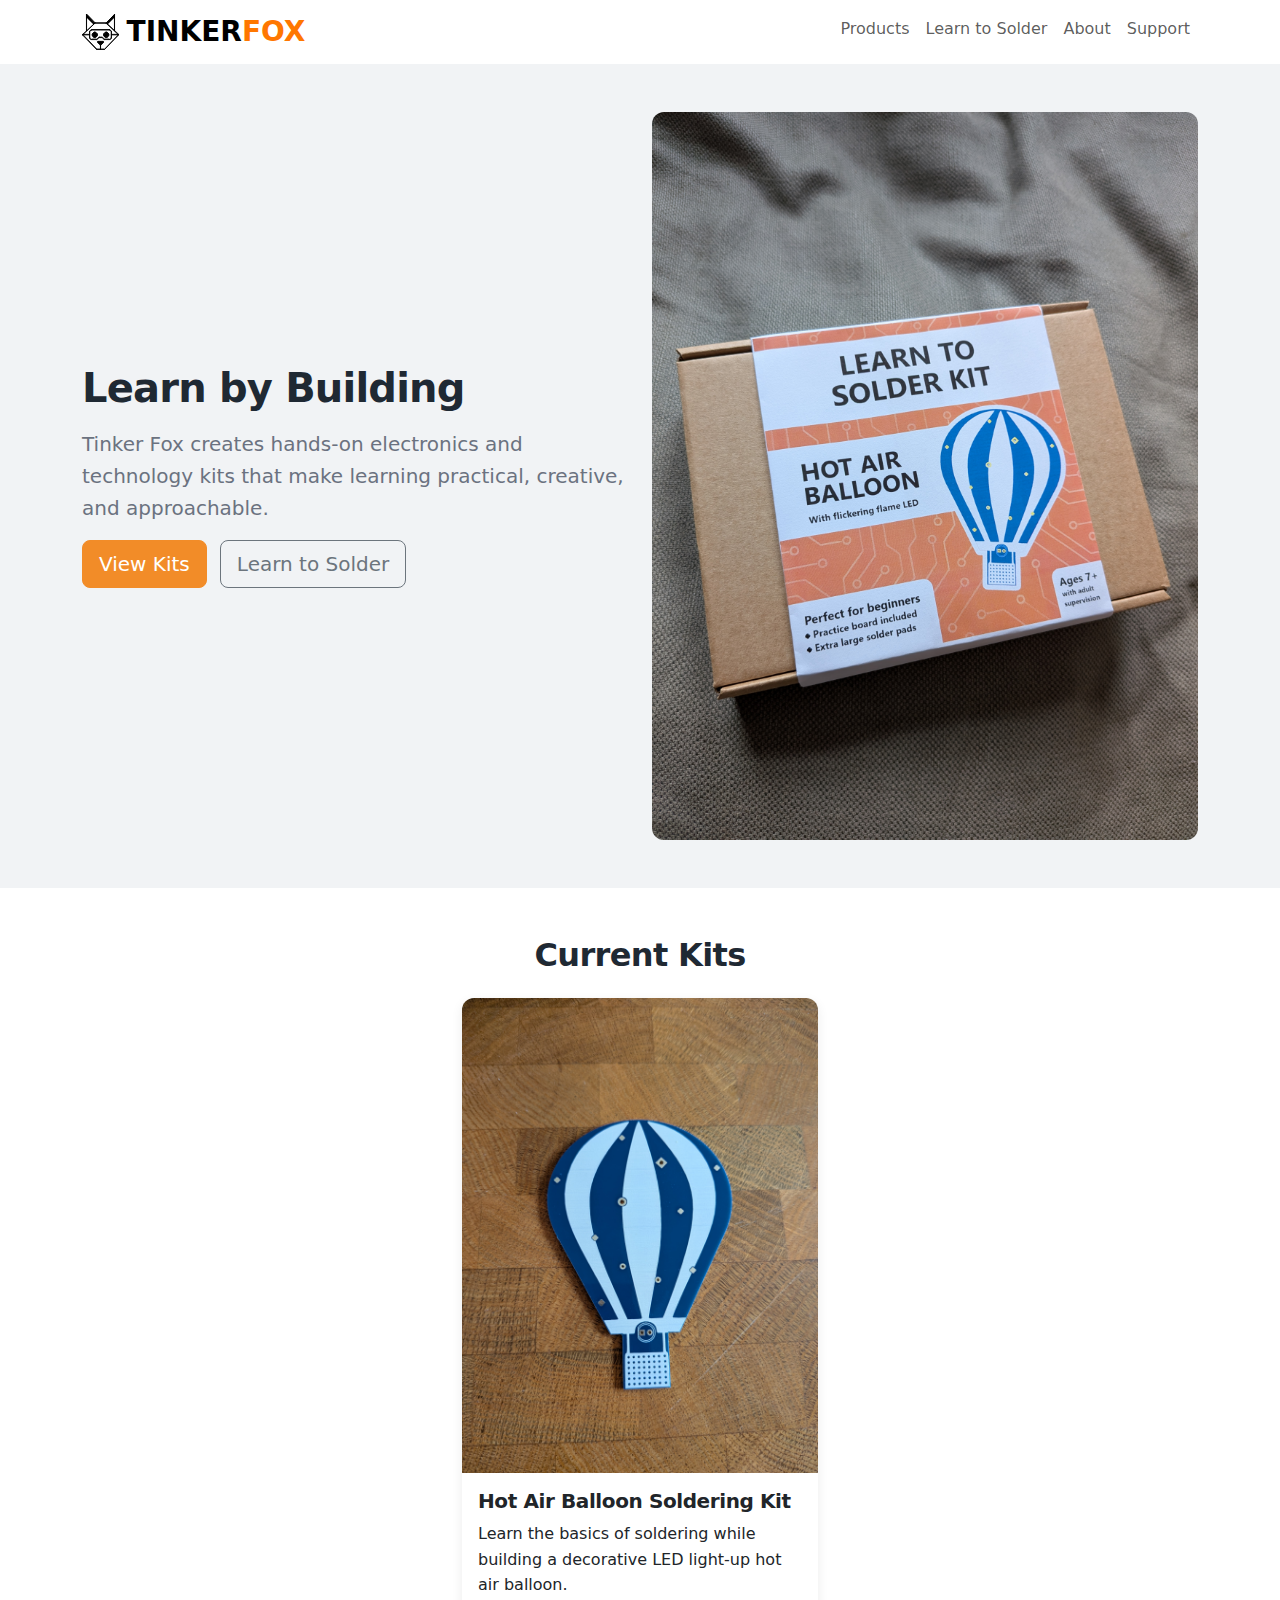
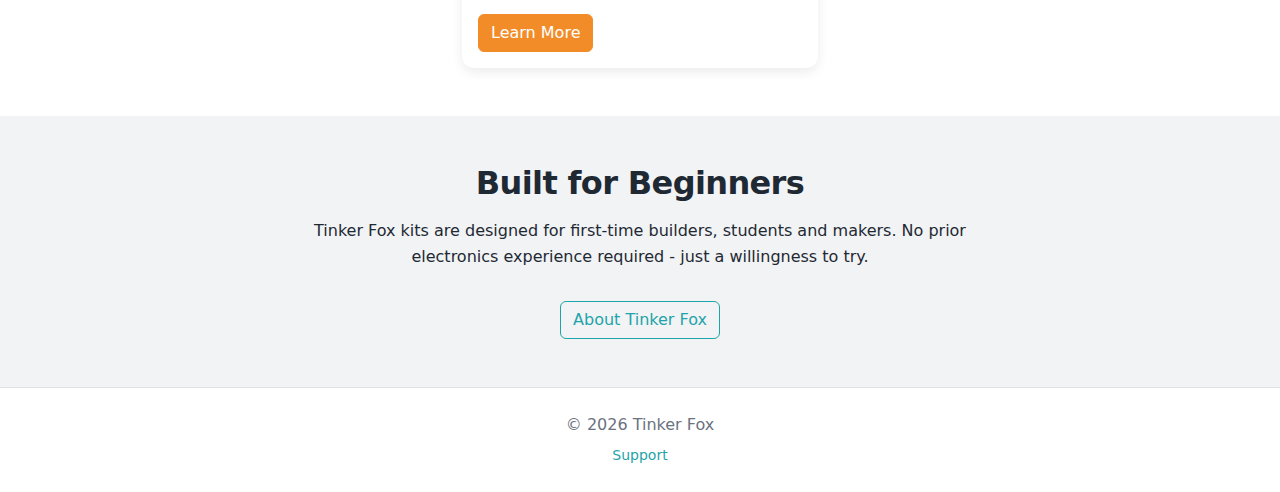
<file: index.html>
<!doctype html>
<html lang="en">
<head>
  <meta charset="utf-8">
  <title>Tinker Fox – Hands-on Tech & Electronics Kits</title>
  <meta name="viewport" content="width=device-width, initial-scale=1">

  <meta name="description" content="Tinker Fox creates hands-on electronics and technology kits designed to help beginners learn by building.">

  <!-- Bootstrap 5 -->
  <link href="https://cdn.jsdelivr.net/npm/bootstrap@5.3.2/dist/css/bootstrap.min.css" rel="stylesheet">

  <!-- Custom CSS -->
  <link href="/assets/css/tinker-fox.css" rel="stylesheet">
  <link rel="icon" type="image/x-icon" href="favicon.ico">
</head>

<body>

<!-- Navigation -->
<nav class="navbar navbar-expand-lg navbar-light">
  <div class="container">
	<a class="navbar-brand" href="/">
  		<img src="/assets/images/LogoBlack.svg" alt="Tinker Fox logo">
  		<span id="tinker">TINKER</span><span id="fox">FOX</span>
	</a>


    <button class="navbar-toggler" type="button" data-bs-toggle="collapse" data-bs-target="#mainNav">
      <span class="navbar-toggler-icon"></span>
    </button>

    <div class="collapse navbar-collapse" id="mainNav">
      <ul class="navbar-nav ms-auto">
        <li class="nav-item"><a class="nav-link" href="/products/">Products</a></li>
        <li class="nav-item"><a class="nav-link" href="/learn-to-solder/">Learn to Solder</a></li>
        <li class="nav-item"><a class="nav-link" href="/about/">About</a></li>
        <li class="nav-item"><a class="nav-link" href="/support/">Support</a></li>
      </ul>
    </div>
  </div>
</nav>

<!-- Hero -->
<section class="py-5 bg-light">
  <div class="container">
    <div class="row align-items-center">
      <div class="col-md-6">
        <h1 class="fw-bold">Learn by Building</h1>
        <p class="lead mt-3">
          Tinker Fox creates hands-on electronics and technology kits that make learning practical, creative, and approachable.
        </p>

        <a href="/products/" class="btn btn-primary btn-lg me-2">View Kits</a>
        <a href="/learn-to-solder/" class="btn btn-outline-secondary btn-lg">Learn to Solder</a>
      </div>

      <div class="col-md-6 text-center">
        <img src="/assets/images/hero-kit.jpg" class="img-fluid rounded" alt="Tinker Fox soldering kit">
      </div>
    </div>
  </div>
</section>

<!-- Products preview -->
<section class="py-5">
  <div class="container">
    <h2 class="fw-bold text-center mb-4">Current Kits</h2>

    <div class="row justify-content-center">
      <div class="col-md-4">
        <div class="card h-100 shadow-sm">
          <img src="/assets/images/hotairballoon.jpg" class="card-img-top" alt="Hot Air Balloon Soldering Kit">
          <div class="card-body">
            <h5 class="card-title">Hot Air Balloon Soldering Kit</h5>
            <p class="card-text">
              Learn the basics of soldering while building a decorative LED light-up hot air balloon.
            </p>
            <a href="/products/hot-air-balloon-soldering-kit/" class="btn btn-primary">Learn More</a>
          </div>
        </div>
      </div>
    </div>

  </div>
</section>

<!-- About preview -->
<section class="py-5 bg-light">
  <div class="container text-center">
    <h2 class="fw-bold">Built for Beginners</h2>
    <p class="mt-3 mx-auto" style="max-width: 700px;">
      Tinker Fox kits are designed for first-time builders, students and makers. No prior electronics experience required - just a willingness to try.
    </p>
    <a href="/about/" class="btn btn-outline-primary mt-3">About Tinker Fox</a>
  </div>
</section>

<!-- Footer -->
<footer class="py-4 border-top">
  <div class="container text-center">
    <p class="mb-1">&copy; 2026 Tinker Fox</p>
    <small>
      <a href="/support/">Support</a>
    </small>
  </div>
</footer>

<script src="https://cdn.jsdelivr.net/npm/bootstrap@5.3.2/dist/js/bootstrap.bundle.min.js"></script>
</body>
</html>
</file>
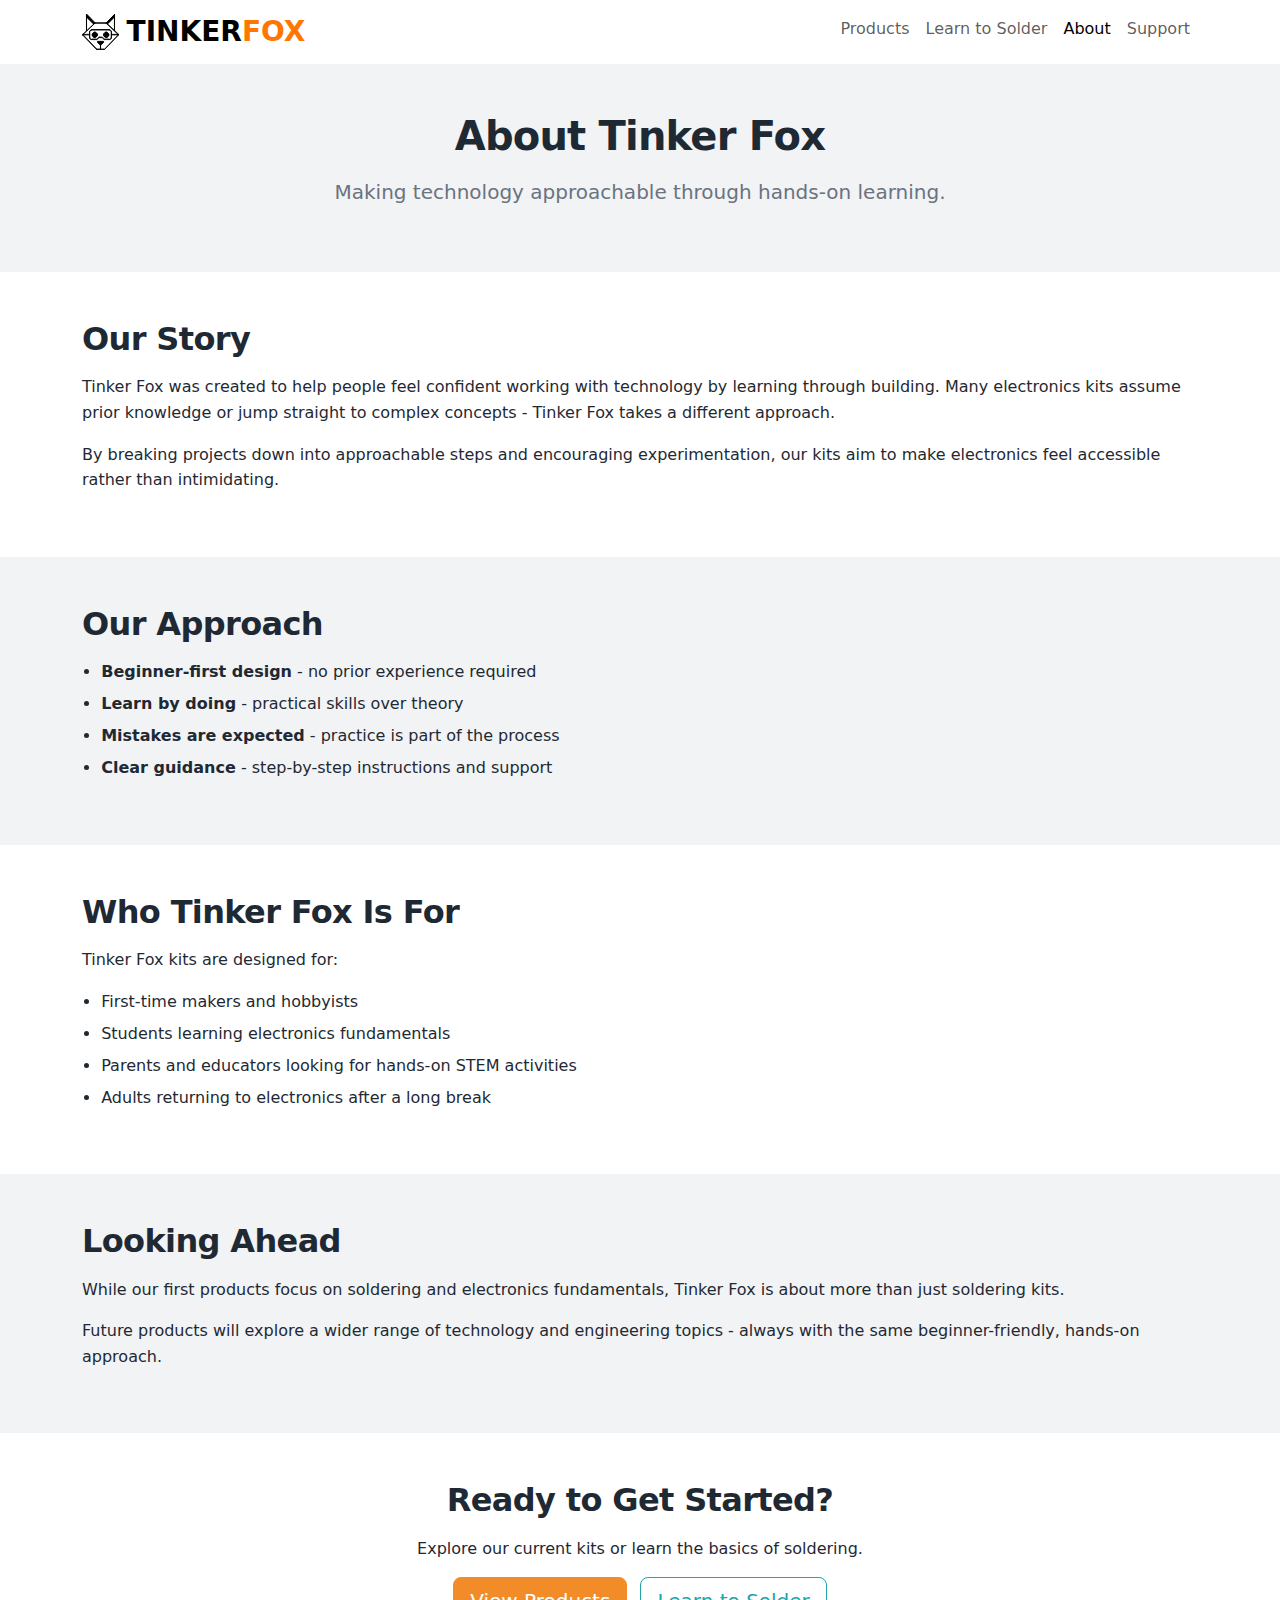
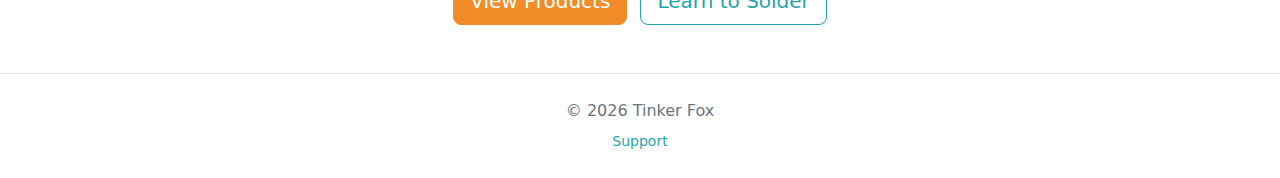
<file: about/index.html>
<!doctype html>
<html lang="en">
<head>
  <meta charset="utf-8">
  <title>About – Tinker Fox</title>
  <meta name="viewport" content="width=device-width, initial-scale=1">

  <meta name="description" content="Learn more about Tinker Fox, a brand focused on hands-on technology and electronics education through building.">

  <!-- Bootstrap 5 -->
  <link href="https://cdn.jsdelivr.net/npm/bootstrap@5.3.2/dist/css/bootstrap.min.css" rel="stylesheet">

  <!-- Custom CSS -->
  <link href="/assets/css/tinker-fox.css" rel="stylesheet">
</head>

<body>

<!-- Navigation -->
<nav class="navbar navbar-expand-lg navbar-light">
  <div class="container">
    <a class="navbar-brand" href="/">
      <img src="/assets/images/LogoBlack.svg" alt="Tinker Fox logo">
      <span id="tinker">TINKER</span><span id="fox">FOX</span>
    </a>

    <button class="navbar-toggler" type="button" data-bs-toggle="collapse" data-bs-target="#mainNav">
      <span class="navbar-toggler-icon"></span>
    </button>

    <div class="collapse navbar-collapse" id="mainNav">
      <ul class="navbar-nav ms-auto">
        <li class="nav-item"><a class="nav-link" href="/products/">Products</a></li>
        <li class="nav-item"><a class="nav-link" href="/learn-to-solder/">Learn to Solder</a></li>
        <li class="nav-item"><a class="nav-link active" href="/about/">About</a></li>
        <li class="nav-item"><a class="nav-link" href="/support/">Support</a></li>
      </ul>
    </div>
  </div>
</nav>

<!-- Page header -->
<section class="py-5 bg-light">
  <div class="container text-center">
    <h1 class="fw-bold">About Tinker Fox</h1>
    <p class="lead mt-3">
      Making technology approachable through hands-on learning.
    </p>
  </div>
</section>

<!-- Story -->
<section class="py-5">
  <div class="container">
    <h2 class="fw-bold mb-3">Our Story</h2>
    <p>
      Tinker Fox was created to help people feel confident working with technology by learning through building. 
      Many electronics kits assume prior knowledge or jump straight to complex concepts - Tinker Fox takes a different approach.
    </p>
    <p>
      By breaking projects down into approachable steps and encouraging experimentation, our kits aim to make electronics feel accessible rather than intimidating.
    </p>
  </div>
</section>

<!-- Philosophy -->
<section class="py-5 bg-light">
  <div class="container">
    <h2 class="fw-bold mb-3">Our Approach</h2>
    <ul>
      <li><strong>Beginner-first design</strong> - no prior experience required</li>
      <li><strong>Learn by doing</strong> - practical skills over theory</li>
      <li><strong>Mistakes are expected</strong> - practice is part of the process</li>
      <li><strong>Clear guidance</strong> - step-by-step instructions and support</li>
    </ul>
  </div>
</section>

<!-- Who it's for -->
<section class="py-5">
  <div class="container">
    <h2 class="fw-bold mb-3">Who Tinker Fox Is For</h2>
    <p>
      Tinker Fox kits are designed for:
    </p>
    <ul>
      <li>First-time makers and hobbyists</li>
      <li>Students learning electronics fundamentals</li>
      <li>Parents and educators looking for hands-on STEM activities</li>
      <li>Adults returning to electronics after a long break</li>
    </ul>
  </div>
</section>

<!-- Looking ahead -->
<section class="py-5 bg-light">
  <div class="container">
    <h2 class="fw-bold mb-3">Looking Ahead</h2>
    <p>
      While our first products focus on soldering and electronics fundamentals, Tinker Fox is about more than just soldering kits.
    </p>
    <p>
      Future products will explore a wider range of technology and engineering topics - always with the same beginner-friendly, hands-on approach.
    </p>
  </div>
</section>

<!-- CTA -->
<section class="py-5">
  <div class="container text-center">
    <h2 class="fw-bold">Ready to Get Started?</h2>
    <p class="mt-3">
      Explore our current kits or learn the basics of soldering.
    </p>
    <a href="/products/" class="btn btn-primary btn-lg me-2">View Products</a>
    <a href="/learn-to-solder/" class="btn btn-outline-primary btn-lg">Learn to Solder</a>
  </div>
</section>

<!-- Footer -->
<footer class="py-4 border-top">
  <div class="container text-center">
    <p class="mb-1">&copy; 2026 Tinker Fox</p>
    <small>
      <a href="/support/">Support</a>
    </small>
  </div>
</footer>

<script src="https://cdn.jsdelivr.net/npm/bootstrap@5.3.2/dist/js/bootstrap.bundle.min.js"></script>
</body>
</html>
</file>
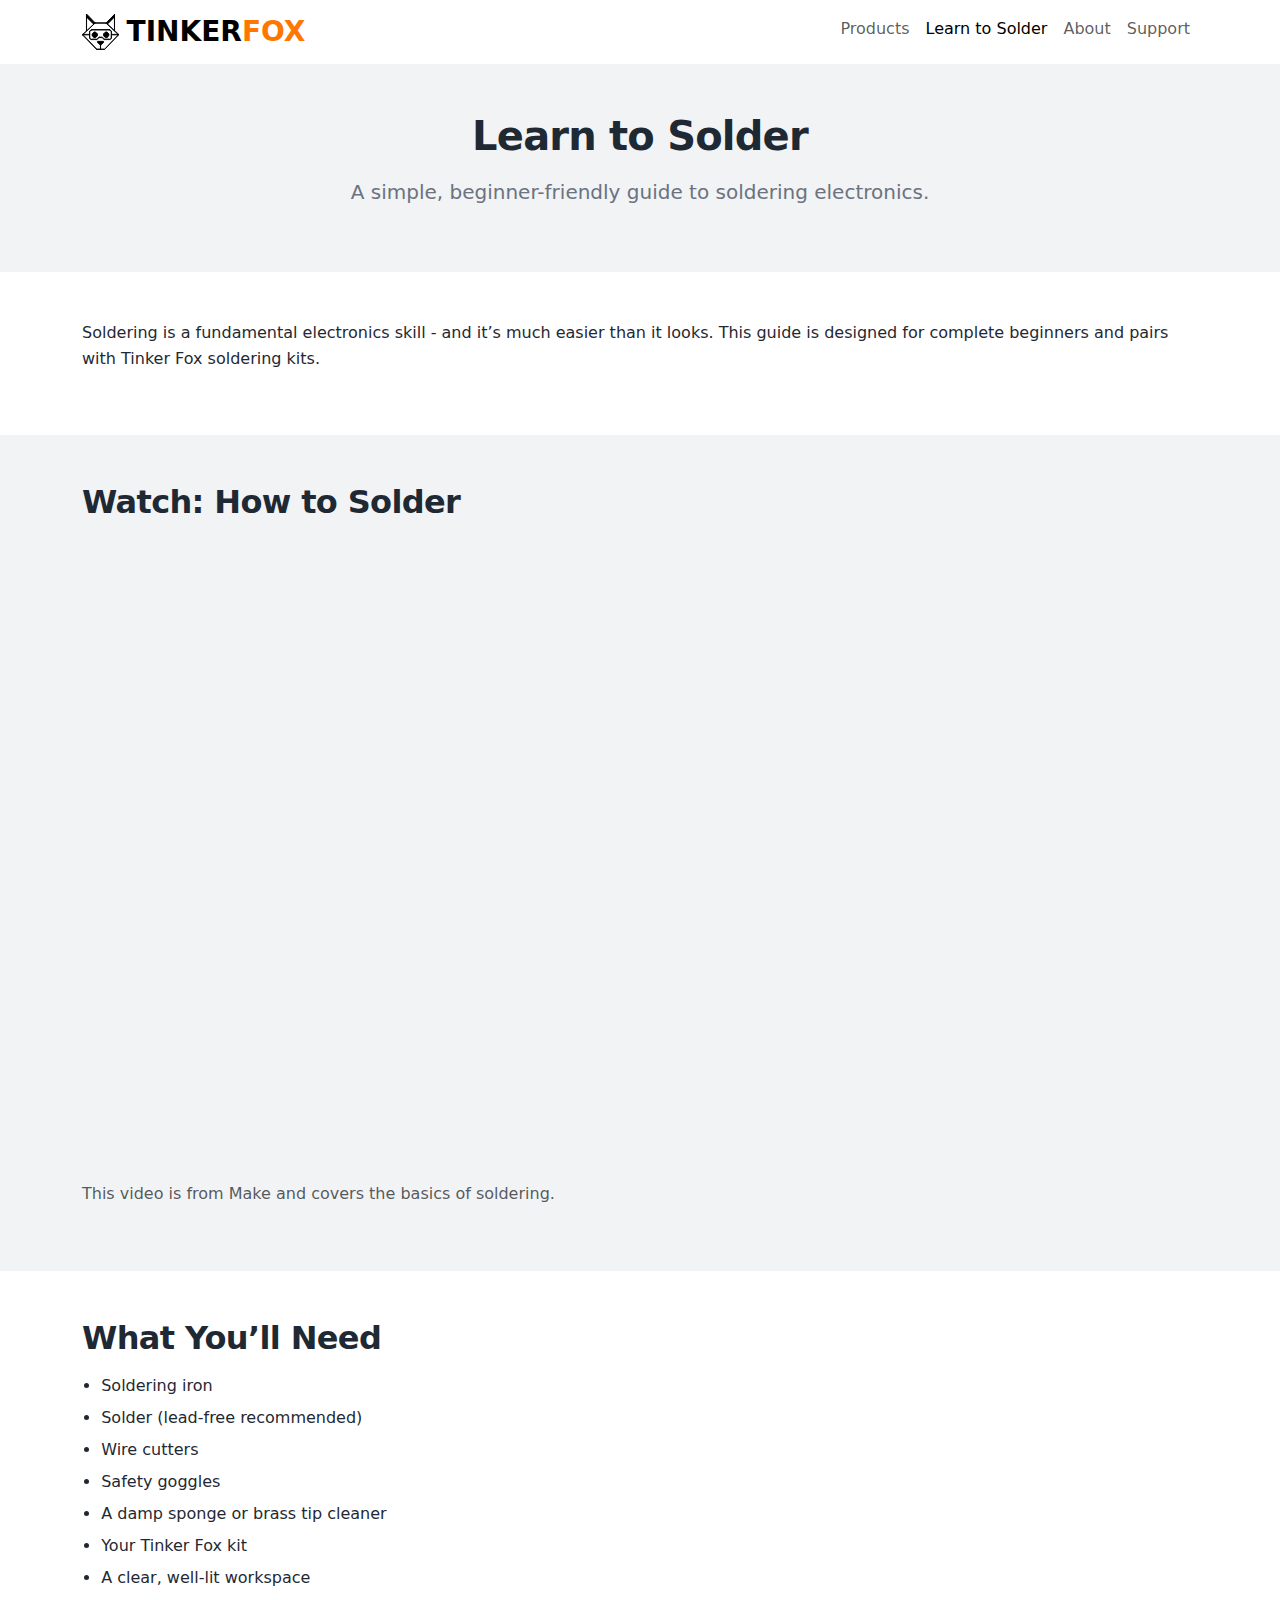
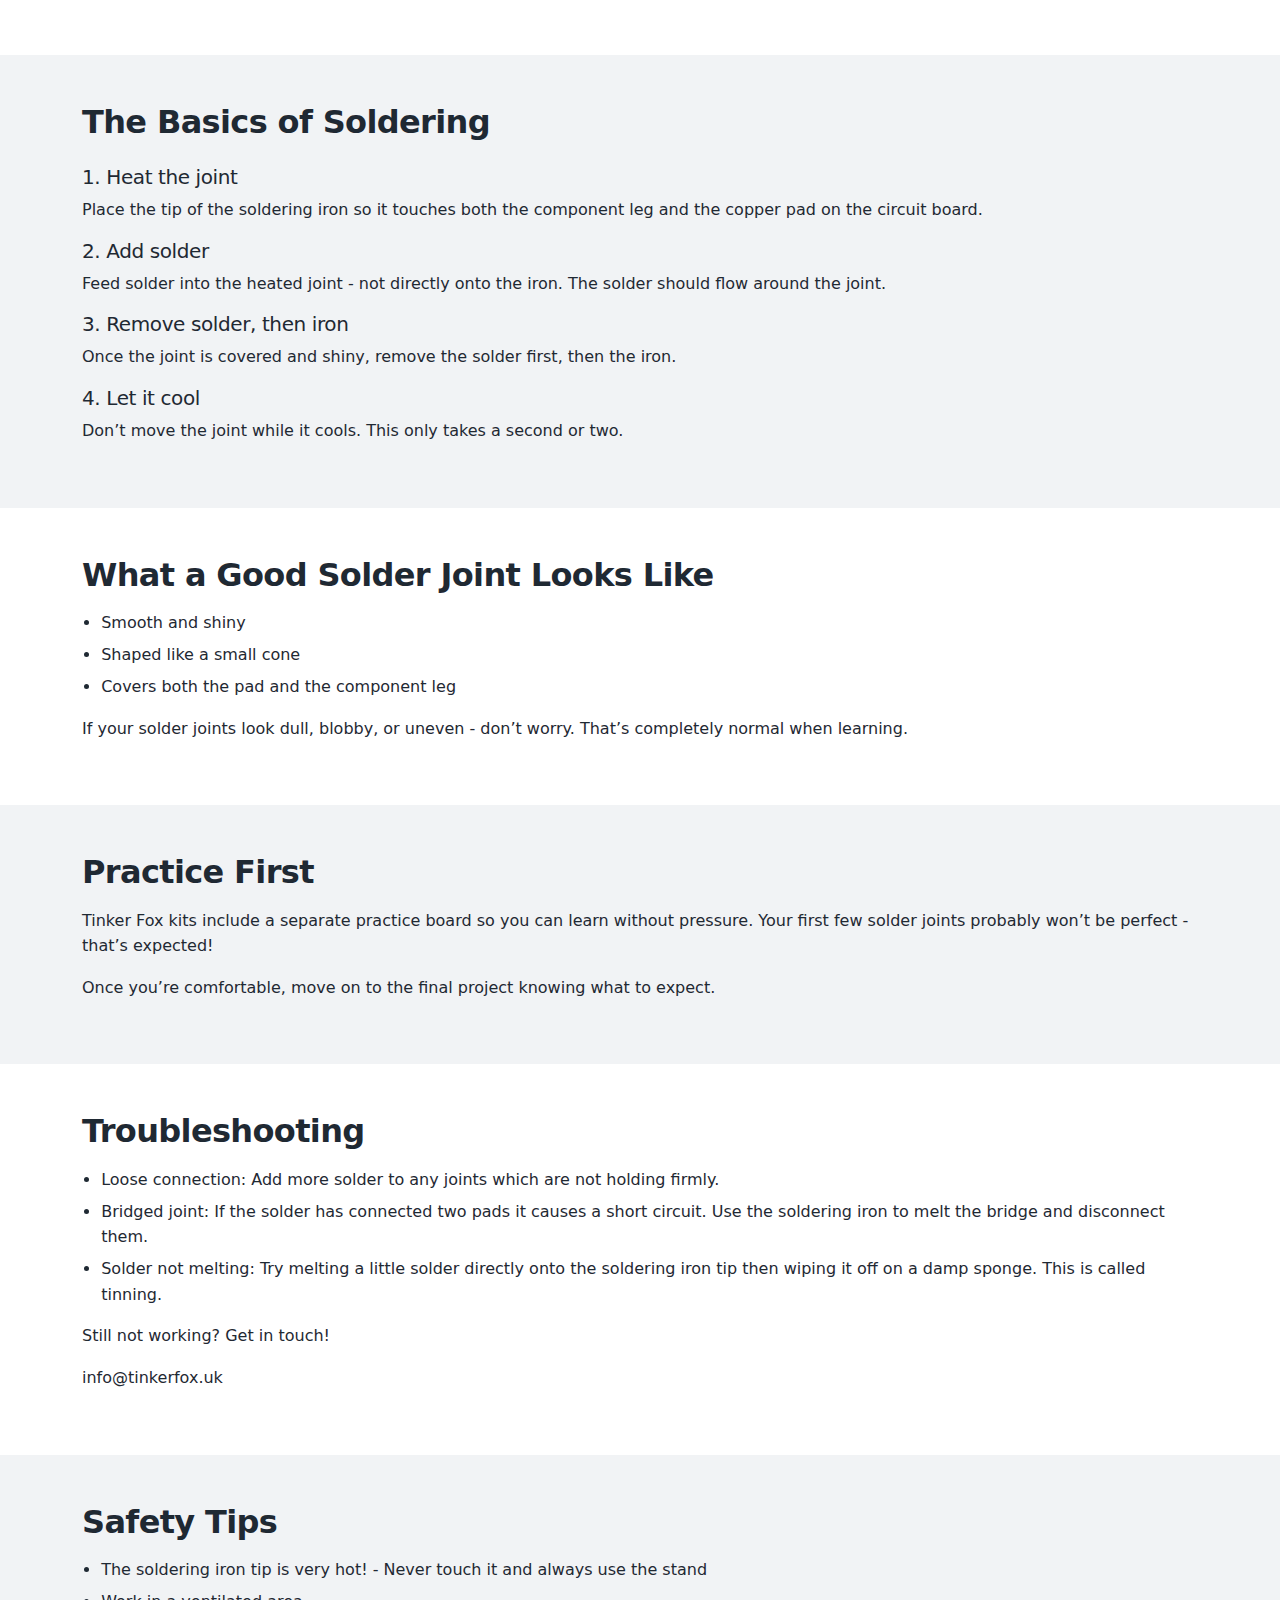
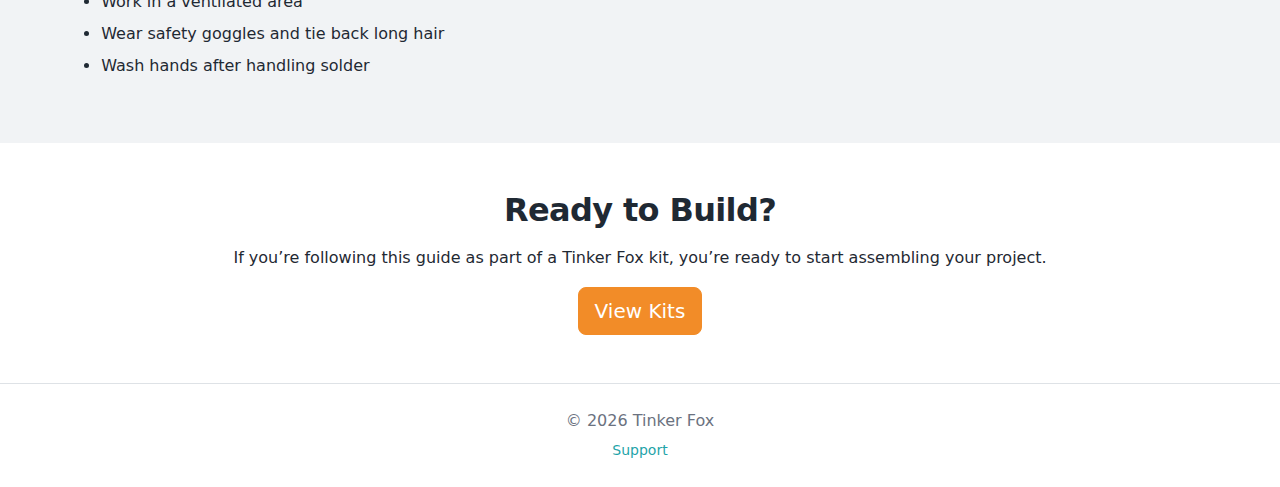
<file: learn-to-solder/index.html>
<!doctype html>
<html lang="en">
<head>
  <meta charset="utf-8">
  <title>Learn to Solder – Tinker Fox</title>
  <meta name="viewport" content="width=device-width, initial-scale=1">

  <meta name="description" content="A beginner-friendly guide to soldering electronics, with step-by-step instructions and video guidance.">

  <!-- Bootstrap 5 -->
  <link href="https://cdn.jsdelivr.net/npm/bootstrap@5.3.2/dist/css/bootstrap.min.css" rel="stylesheet">

  <!-- Custom CSS -->
  <link href="/assets/css/tinker-fox.css" rel="stylesheet">
</head>

<body>

<!-- Navigation -->
<nav class="navbar navbar-expand-lg navbar-light">
  <div class="container">
    <a class="navbar-brand" href="/">
      <img src="/assets/images/LogoBlack.svg" alt="Tinker Fox logo">
      <span id="tinker">TINKER</span><span id="fox">FOX</span>
    </a>

    <button class="navbar-toggler" type="button" data-bs-toggle="collapse" data-bs-target="#mainNav">
      <span class="navbar-toggler-icon"></span>
    </button>

    <div class="collapse navbar-collapse" id="mainNav">
      <ul class="navbar-nav ms-auto">
        <li class="nav-item"><a class="nav-link" href="/products/">Products</a></li>
        <li class="nav-item"><a class="nav-link active" href="/learn-to-solder/">Learn to Solder</a></li>
        <li class="nav-item"><a class="nav-link" href="/about/">About</a></li>
        <li class="nav-item"><a class="nav-link" href="/support/">Support</a></li>
      </ul>
    </div>
  </div>
</nav>

<!-- Page header -->
<section class="py-5 bg-light">
  <div class="container text-center">
    <h1 class="fw-bold">Learn to Solder</h1>
    <p class="lead mt-3">
      A simple, beginner-friendly guide to soldering electronics.
    </p>
  </div>
</section>

<!-- Intro -->
<section class="py-5">
  <div class="container">
    <p>
      Soldering is a fundamental electronics skill - and it’s much easier than it looks.
      This guide is designed for complete beginners and pairs with Tinker Fox soldering kits.
    </p>
  </div>
</section>

<!-- Video -->
<section class="py-5 bg-light">
  <div class="container">
    <h2 class="fw-bold mb-3">Watch: How to Solder</h2>

    <div class="ratio ratio-16x9">
      <iframe  
        src="https://www.youtube.com/embed/v4D_Rdp1uh8?si=gqPaLeGnWyunQoPi" 
        title="How to Solder"
        allow="accelerometer; autoplay; clipboard-write; encrypted-media; gyroscope; picture-in-picture; web-share" 
        allowfullscreen></iframe>
    </div>

    <p class="text-muted mt-3">
      This video is from Make and covers the basics of soldering.
    </p>
  </div>
</section>

<!-- What you need -->
<section class="py-5">
  <div class="container">
    <h2 class="fw-bold mb-3">What You’ll Need</h2>
    <ul>
      <li>Soldering iron</li>
      <li>Solder (lead-free recommended)</li>
      <li>Wire cutters</li>
      <li>Safety goggles</li>
      <li>A damp sponge or brass tip cleaner</li>
      <li>Your Tinker Fox kit</li>
      <li>A clear, well-lit workspace</li>
    </ul>
  </div>
</section>

<!-- Steps -->
<section class="py-5 bg-light">
  <div class="container">
    <h2 class="fw-bold mb-4">The Basics of Soldering</h2>

    <h5>1. Heat the joint</h5>
    <p>
      Place the tip of the soldering iron so it touches both the component leg and the copper pad on the circuit board.
    </p>

    <h5>2. Add solder</h5>
    <p>
      Feed solder into the heated joint - not directly onto the iron. The solder should flow around the joint.
    </p>

    <h5>3. Remove solder, then iron</h5>
    <p>
      Once the joint is covered and shiny, remove the solder first, then the iron.
    </p>

    <h5>4. Let it cool</h5>
    <p>
      Don’t move the joint while it cools. This only takes a second or two.
    </p>
  </div>
</section>

<!-- Good vs bad -->
<section class="py-5">
  <div class="container">
    <h2 class="fw-bold mb-3">What a Good Solder Joint Looks Like</h2>
    <ul>
      <li>Smooth and shiny</li>
      <li>Shaped like a small cone</li>
      <li>Covers both the pad and the component leg</li>
    </ul>

    <p class="mt-3">
      If your solder joints look dull, blobby, or uneven - don’t worry. That’s completely normal when learning.
    </p>
  </div>
</section>

<!-- Practice -->
<section class="py-5 bg-light">
  <div class="container">
    <h2 class="fw-bold mb-3">Practice First</h2>
    <p>
      Tinker Fox kits include a separate practice board so you can learn without pressure.
      Your first few solder joints probably won’t be perfect - that’s expected!
    </p>
    <p>
      Once you’re comfortable, move on to the final project knowing what to expect.
    </p>
  </div>
</section>

<!-- Troubleshooting -->
<section class="py-5">
  <div class="container">
    <h2 class="fw-bold mb-3">Troubleshooting</h2>
    <ul>
      <li>Loose connection: Add more solder to any joints which are not holding firmly. </li>
      <li>Bridged joint: If the solder has connected two pads it causes a short circuit. Use the soldering iron to melt the bridge and disconnect them.</li>
      <li>Solder not melting: Try melting a little solder directly onto the soldering iron tip then wiping it off on a damp sponge. This is called tinning.</li>
    </ul>
    <p>Still not working? Get in touch!</p>
    <p>info@tinkerfox.uk</p>
  </div>
</section>

<!-- Safety -->
<section class="py-5 bg-light">
  <div class="container">
    <h2 class="fw-bold mb-3">Safety Tips</h2>
    <ul>
      <li>The soldering iron tip is very hot! - Never touch it and always use the stand</li>
      <li>Work in a ventilated area</li>
      <li>Wear safety goggles and tie back long hair</li>
      <li>Wash hands after handling solder</li>
    </ul>
  </div>
</section>

<!-- CTA -->
<section class="py-5">
  <div class="container text-center">
    <h2 class="fw-bold">Ready to Build?</h2>
    <p class="mt-3">
      If you’re following this guide as part of a Tinker Fox kit, you’re ready to start assembling your project.
    </p>
    <a href="/products/" class="btn btn-primary btn-lg">
      View Kits
    </a>
  </div>
</section>

<!-- Footer -->
<footer class="py-4 border-top">
  <div class="container text-center">
    <p class="mb-1">&copy; 2026 Tinker Fox</p>
    <small>
      <a href="/support/">Support</a>
    </small>
  </div>
</footer>

<script src="https://cdn.jsdelivr.net/npm/bootstrap@5.3.2/dist/js/bootstrap.bundle.min.js"></script>
</body>
</html>
</file>
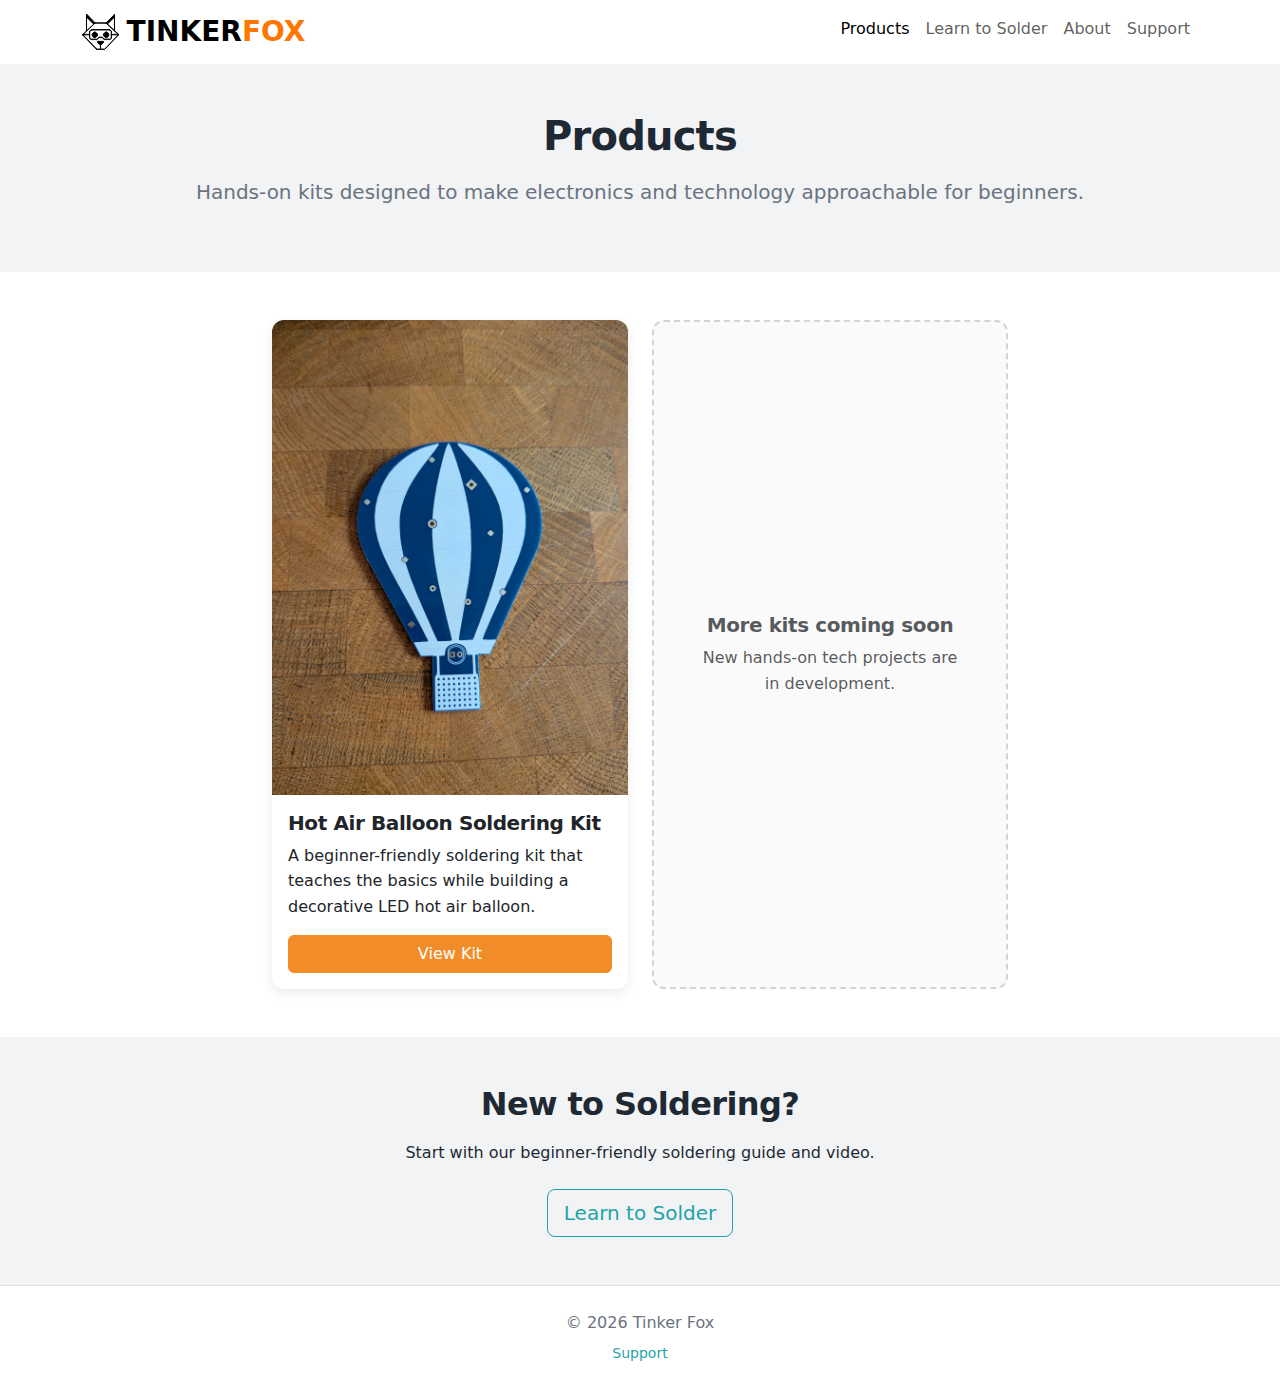
<file: products/index.html>
<!doctype html>
<html lang="en">
<head>
  <meta charset="utf-8">
  <title>Products – Tinker Fox</title>
  <meta name="viewport" content="width=device-width, initial-scale=1">

  <meta name="description" content="Explore Tinker Fox electronics and technology kits designed to help beginners learn by building.">

  <!-- Bootstrap 5 -->
  <link href="https://cdn.jsdelivr.net/npm/bootstrap@5.3.2/dist/css/bootstrap.min.css" rel="stylesheet">

  <!-- Custom CSS -->
  <link href="/assets/css/tinker-fox.css" rel="stylesheet">
</head>

<body>

<!-- Navigation -->
<nav class="navbar navbar-expand-lg navbar-light">
  <div class="container">
    <a class="navbar-brand" href="/">
      <img src="/assets/images/LogoBlack.svg" alt="Tinker Fox logo">
      <span id="tinker">TINKER</span><span id="fox">FOX</span>
    </a>

    <button class="navbar-toggler" type="button" data-bs-toggle="collapse" data-bs-target="#mainNav">
      <span class="navbar-toggler-icon"></span>
    </button>

    <div class="collapse navbar-collapse" id="mainNav">
      <ul class="navbar-nav ms-auto">
        <li class="nav-item"><a class="nav-link active" href="/products/">Products</a></li>
        <li class="nav-item"><a class="nav-link" href="/learn-to-solder/">Learn to Solder</a></li>
        <li class="nav-item"><a class="nav-link" href="/about/">About</a></li>
        <li class="nav-item"><a class="nav-link" href="/support/">Support</a></li>
      </ul>
    </div>
  </div>
</nav>

<!-- Page header -->
<section class="py-5 bg-light">
  <div class="container text-center">
    <h1 class="fw-bold">Products</h1>
    <p class="lead mt-3">
      Hands-on kits designed to make electronics and technology approachable for beginners.
    </p>
  </div>
</section>

<!-- Product grid -->
<section class="py-5">
  <div class="container">

    <div class="row g-4 justify-content-center">

      <!-- Product card -->
      <div class="col-md-4">
        <div class="card h-100 shadow-sm">
          <img src="/assets/images/hotairballoon.jpg" class="card-img-top" alt="Hot Air Balloon Soldering Kit">
          <div class="card-body d-flex flex-column">
            <h5 class="card-title">Hot Air Balloon Soldering Kit</h5>
            <p class="card-text">
              A beginner-friendly soldering kit that teaches the basics while building a decorative LED hot air balloon.
            </p>

            <div class="mt-auto">
              <a href="/products/hot-air-balloon-soldering-kit/" class="btn btn-primary w-100">
                View Kit
              </a>
            </div>
          </div>
        </div>
      </div>

      <!-- Future product placeholder -->
      <div class="col-md-4">
        <div class="card h-100 border border-dashed text-center p-4">
          <div class="card-body d-flex flex-column justify-content-center">
            <h5 class="card-title text-muted">More kits coming soon</h5>
            <p class="card-text text-muted">
              New hands-on tech projects are in development.
            </p>
          </div>
        </div>
      </div>

    </div>

  </div>
</section>

<!-- Learn to solder CTA -->
<section class="py-5 bg-light">
  <div class="container text-center">
    <h2 class="fw-bold">New to Soldering?</h2>
    <p class="mt-3">
      Start with our beginner-friendly soldering guide and video.
    </p>
    <a href="/learn-to-solder/" class="btn btn-outline-primary btn-lg mt-2">
      Learn to Solder
    </a>
  </div>
</section>

<!-- Footer -->
<footer class="py-4 border-top">
  <div class="container text-center">
    <p class="mb-1">&copy; 2026 Tinker Fox</p>
    <small>
      <a href="/support/">Support</a>
    </small>
  </div>
</footer>

<script src="https://cdn.jsdelivr.net/npm/bootstrap@5.3.2/dist/js/bootstrap.bundle.min.js"></script>
</body>
</html>
</file>
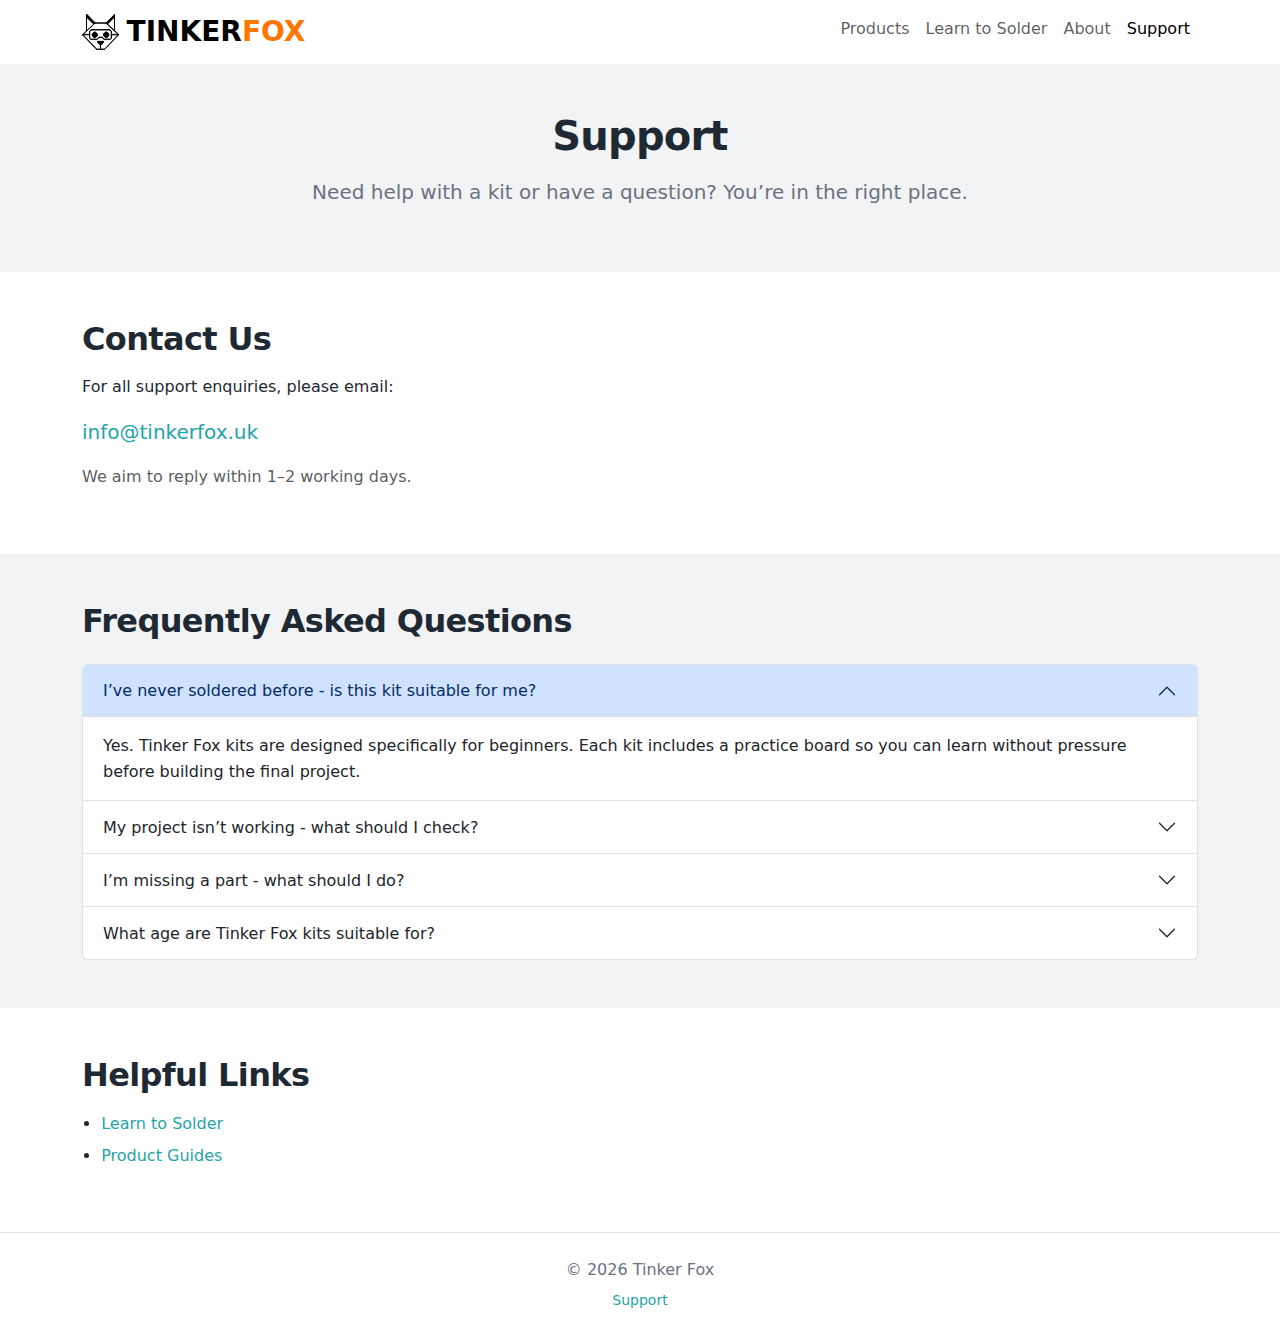
<file: support/index.html>
<!doctype html>
<html lang="en">
<head>
  <meta charset="utf-8">
  <title>Support – Tinker Fox</title>
  <meta name="viewport" content="width=device-width, initial-scale=1">

  <meta name="description" content="Get help with Tinker Fox kits, soldering questions, missing parts, and general support.">

  <!-- Bootstrap 5 -->
  <link href="https://cdn.jsdelivr.net/npm/bootstrap@5.3.2/dist/css/bootstrap.min.css" rel="stylesheet">

  <!-- Custom CSS -->
  <link href="/assets/css/tinker-fox.css" rel="stylesheet">
</head>

<body>

<!-- Navigation -->
<nav class="navbar navbar-expand-lg navbar-light">
  <div class="container">
    <a class="navbar-brand" href="/">
      <img src="/assets/images/LogoBlack.svg" alt="Tinker Fox logo">
      <span id="tinker">TINKER</span><span id="fox">FOX</span>
    </a>

    <button class="navbar-toggler" type="button" data-bs-toggle="collapse" data-bs-target="#mainNav">
      <span class="navbar-toggler-icon"></span>
    </button>

    <div class="collapse navbar-collapse" id="mainNav">
      <ul class="navbar-nav ms-auto">
        <li class="nav-item"><a class="nav-link" href="/products/">Products</a></li>
        <li class="nav-item"><a class="nav-link" href="/learn-to-solder/">Learn to Solder</a></li>
        <li class="nav-item"><a class="nav-link" href="/about/">About</a></li>
        <li class="nav-item"><a class="nav-link active" href="/support/">Support</a></li>
      </ul>
    </div>
  </div>
</nav>

<!-- Page header -->
<section class="py-5 bg-light">
  <div class="container text-center">
    <h1 class="fw-bold">Support</h1>
    <p class="lead mt-3">
      Need help with a kit or have a question? You’re in the right place.
    </p>
  </div>
</section>

<!-- Contact -->
<section class="py-5">
  <div class="container">
    <h2 class="fw-bold mb-3">Contact Us</h2>
    <p>
      For all support enquiries, please email:
    </p>
    <p class="fs-5">
      <a href="mailto:info@tinkerfox.uk">info@tinkerfox.uk</a>
    </p>
    <p class="text-muted">
      We aim to reply within 1–2 working days.
    </p>
  </div>
</section>

<!-- FAQ -->
<section class="py-5 bg-light">
  <div class="container">
    <h2 class="fw-bold mb-4">Frequently Asked Questions</h2>

    <div class="accordion" id="supportFaq">

      <div class="accordion-item">
        <h3 class="accordion-header">
          <button class="accordion-button" type="button" data-bs-toggle="collapse" data-bs-target="#faq1">
            I’ve never soldered before - is this kit suitable for me?
          </button>
        </h3>
        <div id="faq1" class="accordion-collapse collapse show" data-bs-parent="#supportFaq">
          <div class="accordion-body">
            Yes. Tinker Fox kits are designed specifically for beginners. Each kit includes a practice board so you can learn without pressure before building the final project.
          </div>
        </div>
      </div>

      <div class="accordion-item">
        <h3 class="accordion-header">
          <button class="accordion-button collapsed" type="button" data-bs-toggle="collapse" data-bs-target="#faq2">
            My project isn’t working - what should I check?
          </button>
        </h3>
        <div id="faq2" class="accordion-collapse collapse" data-bs-parent="#supportFaq">
          <div class="accordion-body">
            Most issues are caused by solder joints that haven’t fully flowed. Check for dull or lumpy joints and reheat them briefly with your soldering iron. Our Learn to Solder guide covers this in detail.
          </div>
        </div>
      </div>

      <div class="accordion-item">
        <h3 class="accordion-header">
          <button class="accordion-button collapsed" type="button" data-bs-toggle="collapse" data-bs-target="#faq3">
            I’m missing a part - what should I do?
          </button>
        </h3>
        <div id="faq3" class="accordion-collapse collapse" data-bs-parent="#supportFaq">
          <div class="accordion-body">
            Please email us with your kit name and a description of the missing part. We’ll get it sorted as quickly as possible.
          </div>
        </div>
      </div>

      <div class="accordion-item">
        <h3 class="accordion-header">
          <button class="accordion-button collapsed" type="button" data-bs-toggle="collapse" data-bs-target="#faq4">
            What age are Tinker Fox kits suitable for?
          </button>
        </h3>
        <div id="faq4" class="accordion-collapse collapse" data-bs-parent="#supportFaq">
          <div class="accordion-body">
            Our kits are recommended for ages 14+. Younger builders should be supervised by an adult due to the use of a hot soldering iron and small components.
          </div>
        </div>
      </div>

    </div>
  </div>
</section>

<!-- Helpful links -->
<section class="py-5">
  <div class="container">
    <h2 class="fw-bold mb-3">Helpful Links</h2>
    <ul>
      <li><a href="/learn-to-solder/">Learn to Solder</a></li>
      <li><a href="/products/">Product Guides</a></li>
    </ul>
  </div>
</section>

<!-- Footer -->
<footer class="py-4 border-top">
  <div class="container text-center">
    <p class="mb-1">&copy; 2026 Tinker Fox</p>
    <small>
      <a href="/support/">Support</a>
    </small>
  </div>
</footer>

<script src="https://cdn.jsdelivr.net/npm/bootstrap@5.3.2/dist/js/bootstrap.bundle.min.js"></script>
</body>
</html>
</file>
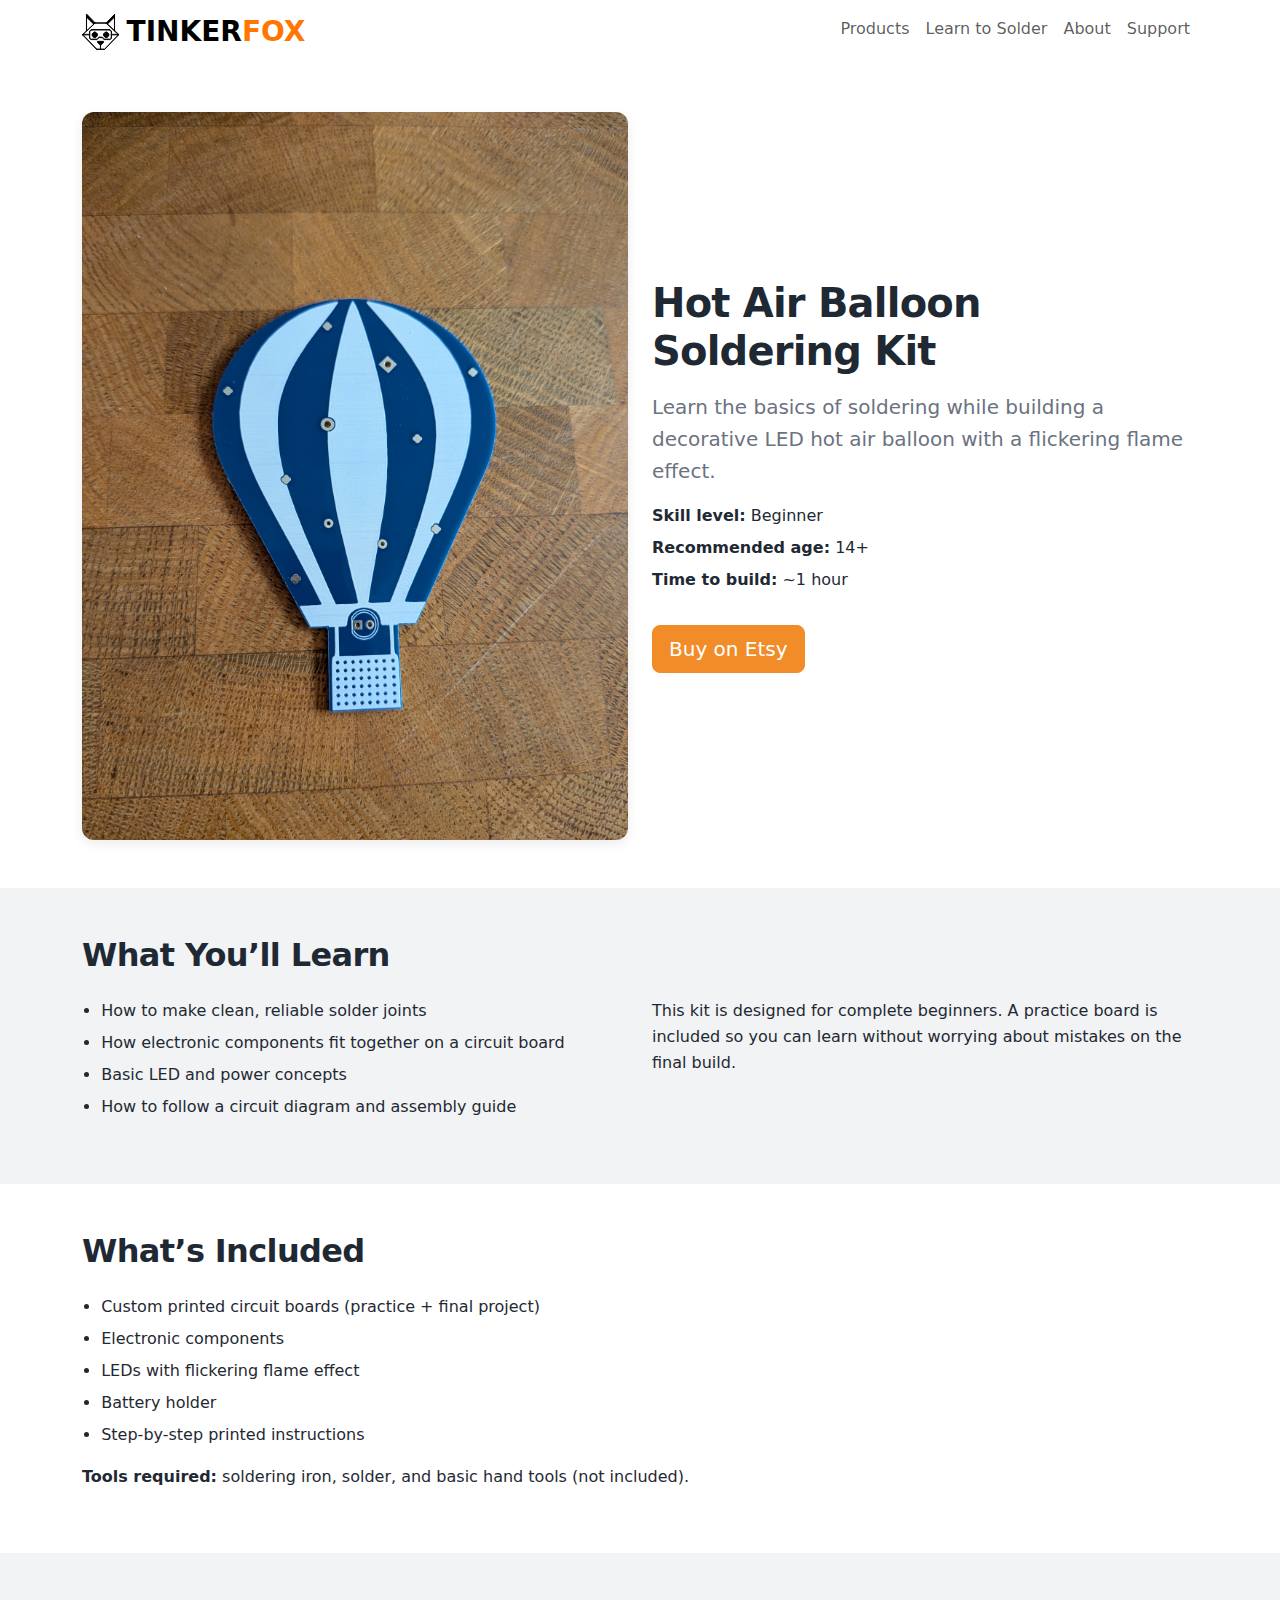
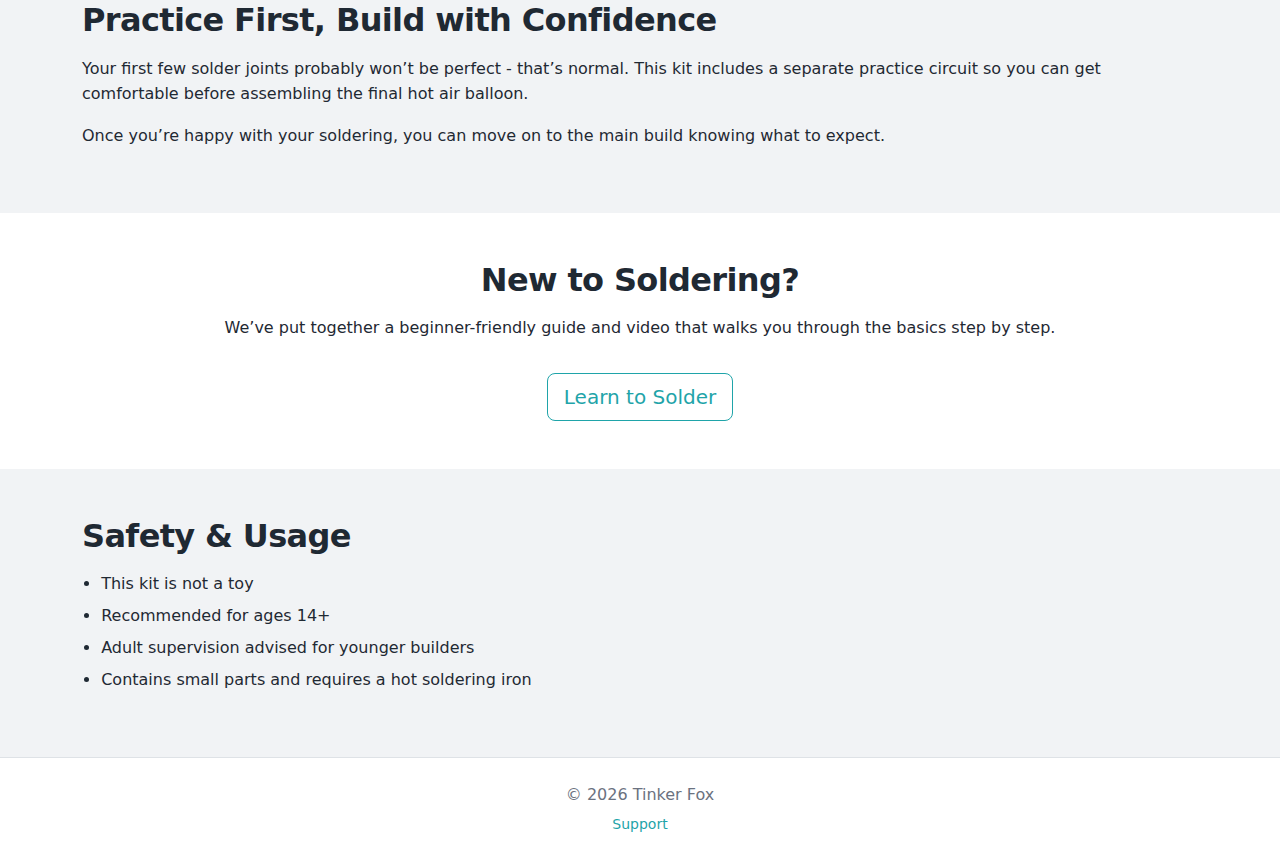
<file: products/hot-air-balloon-soldering-kit/index.html>
<!doctype html>
<html lang="en">
<head>
  <meta charset="utf-8">
  <title>Hot Air Balloon Soldering Kit – Tinker Fox</title>
  <meta name="viewport" content="width=device-width, initial-scale=1">

  <meta name="description" content="A beginner-friendly soldering kit that teaches the basics of electronics while building a decorative LED hot air balloon.">

  <!-- Bootstrap 5 -->
  <link href="https://cdn.jsdelivr.net/npm/bootstrap@5.3.2/dist/css/bootstrap.min.css" rel="stylesheet">

  <!-- Custom CSS -->
  <link href="/assets/css/tinker-fox.css" rel="stylesheet">
</head>

<body>

<!-- Navigation -->
<nav class="navbar navbar-expand-lg navbar-light">
  <div class="container">
    <a class="navbar-brand" href="/">
  		<img src="/assets/images/LogoBlack.svg" alt="Tinker Fox logo">
  		<span id="tinker">TINKER</span><span id="fox">FOX</span>
	  </a>

    <button class="navbar-toggler" type="button" data-bs-toggle="collapse" data-bs-target="#mainNav">
      <span class="navbar-toggler-icon"></span>
    </button>

    <div class="collapse navbar-collapse" id="mainNav">
      <ul class="navbar-nav ms-auto">
        <li class="nav-item"><a class="nav-link" href="/products/">Products</a></li>
        <li class="nav-item"><a class="nav-link" href="/learn-to-solder/">Learn to Solder</a></li>
        <li class="nav-item"><a class="nav-link" href="/about/">About</a></li>
        <li class="nav-item"><a class="nav-link" href="/support/">Support</a></li>
      </ul>
    </div>
  </div>
</nav>

<!-- Product header -->
<section class="py-5">
  <div class="container">
    <div class="row align-items-center">

      <div class="col-md-6">
        <img src="/assets/images/hotairballoon.jpg" class="img-fluid rounded shadow-sm" alt="Hot Air Balloon Soldering Kit">
      </div>

      <div class="col-md-6">
        <h1 class="fw-bold">Hot Air Balloon Soldering Kit</h1>
        <p class="lead mt-3">
          Learn the basics of soldering while building a decorative LED hot air balloon with a flickering flame effect.
        </p>

        <ul class="list-unstyled mt-3">
          <li><strong>Skill level:</strong> Beginner</li>
          <li><strong>Recommended age:</strong> 14+</li>
          <li><strong>Time to build:</strong> ~1 hour</li>
        </ul>

        <a href="https://www.etsy.com/" class="btn btn-primary btn-lg mt-3" target="_blank" rel="noopener">
          Buy on Etsy
        </a>
      </div>

    </div>
  </div>
</section>

<!-- What you'll learn -->
<section class="py-5 bg-light">
  <div class="container">
    <h2 class="fw-bold mb-4">What You’ll Learn</h2>

    <div class="row">
      <div class="col-md-6">
        <ul>
          <li>How to make clean, reliable solder joints</li>
          <li>How electronic components fit together on a circuit board</li>
          <li>Basic LED and power concepts</li>
          <li>How to follow a circuit diagram and assembly guide</li>
        </ul>
      </div>

      <div class="col-md-6">
        <p>
          This kit is designed for complete beginners. A practice board is included so you can learn without worrying about mistakes on the final build.
        </p>
      </div>
    </div>
  </div>
</section>

<!-- What's included -->
<section class="py-5">
  <div class="container">
    <h2 class="fw-bold mb-4">What’s Included</h2>

    <ul>
      <li>Custom printed circuit boards (practice + final project)</li>
      <li>Electronic components</li>
      <li>LEDs with flickering flame effect</li>
      <li>Battery holder</li>
      <li>Step-by-step printed instructions</li>
    </ul>

    <p class="mt-3">
      <strong>Tools required:</strong> soldering iron, solder, and basic hand tools (not included).
    </p>
  </div>
</section>

<!-- Practice board explanation -->
<section class="py-5 bg-light">
  <div class="container">
    <h2 class="fw-bold mb-3">Practice First, Build with Confidence</h2>

    <p>
      Your first few solder joints probably won’t be perfect - that’s normal.  
      This kit includes a separate practice circuit so you can get comfortable before assembling the final hot air balloon.
    </p>

    <p>
      Once you’re happy with your soldering, you can move on to the main build knowing what to expect.
    </p>
  </div>
</section>

<!-- Learn to solder CTA -->
<section class="py-5">
  <div class="container text-center">
    <h2 class="fw-bold">New to Soldering?</h2>
    <p class="mt-3">
      We’ve put together a beginner-friendly guide and video that walks you through the basics step by step.
    </p>
    <a href="/learn-to-solder/" class="btn btn-outline-primary btn-lg mt-3">
      Learn to Solder
    </a>
  </div>
</section>

<!-- Safety -->
<section class="py-5 bg-light">
  <div class="container">
    <h2 class="fw-bold mb-3">Safety & Usage</h2>

    <ul>
      <li>This kit is not a toy</li>
      <li>Recommended for ages 14+</li>
      <li>Adult supervision advised for younger builders</li>
      <li>Contains small parts and requires a hot soldering iron</li>
    </ul>
  </div>
</section>

<!-- Footer -->
<footer class="py-4 border-top">
  <div class="container text-center">
    <p class="mb-1">&copy; 2026 Tinker Fox</p>
    <small>
      <a href="/support/">Support</a>
    </small>
  </div>
</footer>

<script src="https://cdn.jsdelivr.net/npm/bootstrap@5.3.2/dist/js/bootstrap.bundle.min.js"></script>
</body>
</html>
</file>
<file: assets/css/tinker-fox.css>
/* ======================================================
   Tinker Fox – Custom Styles
   Primary: Orange
   Accent: Teal
   ====================================================== */

/* ---------- CSS Variables ---------- */
:root {
  --tf-orange: #f28c28;
  --tf-orange-dark: #d97706;
  --tf-teal: #1fa4a9;
  --tf-teal-dark: #158489;

  --tf-text-dark: #1f2933;
  --tf-text-muted: #6b7280;
  --tf-bg-light: #f9fafb;
}

/* ---------- Base Typography ---------- */
body {
  color: var(--tf-text-dark);
  line-height: 1.6;
}

h1, h2, h3, h4, h5 {
  letter-spacing: -0.02em;
}

.lead {
  color: var(--tf-text-muted);
}

/* ---------- Navbar ---------- */
.navbar-brand #tinker {
  color: black;
}

.navbar-brand #fox {
  color: #ff7700;
}



.navbar-brand:hover {
  text-decoration: none;
}

.nav-link {
  font-weight: 500;
}

.nav-link:hover {
  color: var(--tf-teal);
}

/* ---------- Navbar Logo ---------- */
.navbar-brand {
  display: flex;
  align-items: center;
  /* gap: 0.5rem; */
  line-height: 1;
}

.navbar-brand img {
  height: 36px;
  width: auto;
  display: block;
  margin-right: 0.5rem;
}

.navbar-brand span {
  font-weight: 700;
  font-size: 28px; /* Match SVG height -8 */
  line-height: 1;
  display: flex;
  align-items: center;
}

@media (max-width: 576px) {
  .navbar-brand img {
    height: 32px;
  }

  .navbar-brand span {
    font-size: 32px;
  }
}


/* ---------- Buttons ---------- */
.btn-primary {
  background-color: var(--tf-orange);
  border-color: var(--tf-orange);
}

.btn-primary:hover,
.btn-primary:focus {
  background-color: var(--tf-orange-dark);
  border-color: var(--tf-orange-dark);
}

.btn-outline-primary {
  color: var(--tf-teal);
  border-color: var(--tf-teal);
}

.btn-outline-primary:hover,
.btn-outline-primary:focus {
  background-color: var(--tf-teal);
  border-color: var(--tf-teal);
  color: #fff;
}

/* ---------- Links ---------- */
a {
  color: var(--tf-teal);
  text-decoration: none;
}

a:hover {
  color: var(--tf-teal-dark);
  text-decoration: underline;
}

/* ---------- Sections ---------- */
section {
  scroll-margin-top: 80px;
}

.bg-light {
  background-color: #f1f3f5 !important;
}

/* ---------- Cards ---------- */
.card {
  border: none;
  border-radius: 0.75rem;
}

.card-title {
  font-weight: 600;
}

.card-img-top {
  border-top-left-radius: 0.75rem;
  border-top-right-radius: 0.75rem;
}

/* ---------- Lists ---------- */
ul {
  padding-left: 1.2rem;
}

ul li {
  margin-bottom: 0.4rem;
}

/* ---------- Images ---------- */
img {
  max-width: 100%;
  height: auto;
}

/* ---------- Footer ---------- */
footer {
  color: var(--tf-text-muted);
}

footer a {
  color: var(--tf-teal);
}

footer a:hover {
  color: var(--tf-teal-dark);
}

/* ---------- Utility ---------- */
.shadow-sm {
  box-shadow: 0 4px 12px rgba(0, 0, 0, 0.08) !important;
}

.rounded {
  border-radius: 0.75rem !important;
}

.border-dashed {
  border: 2px dashed #d1d5db !important;
  background-color: #fafafa;
}
</file>
